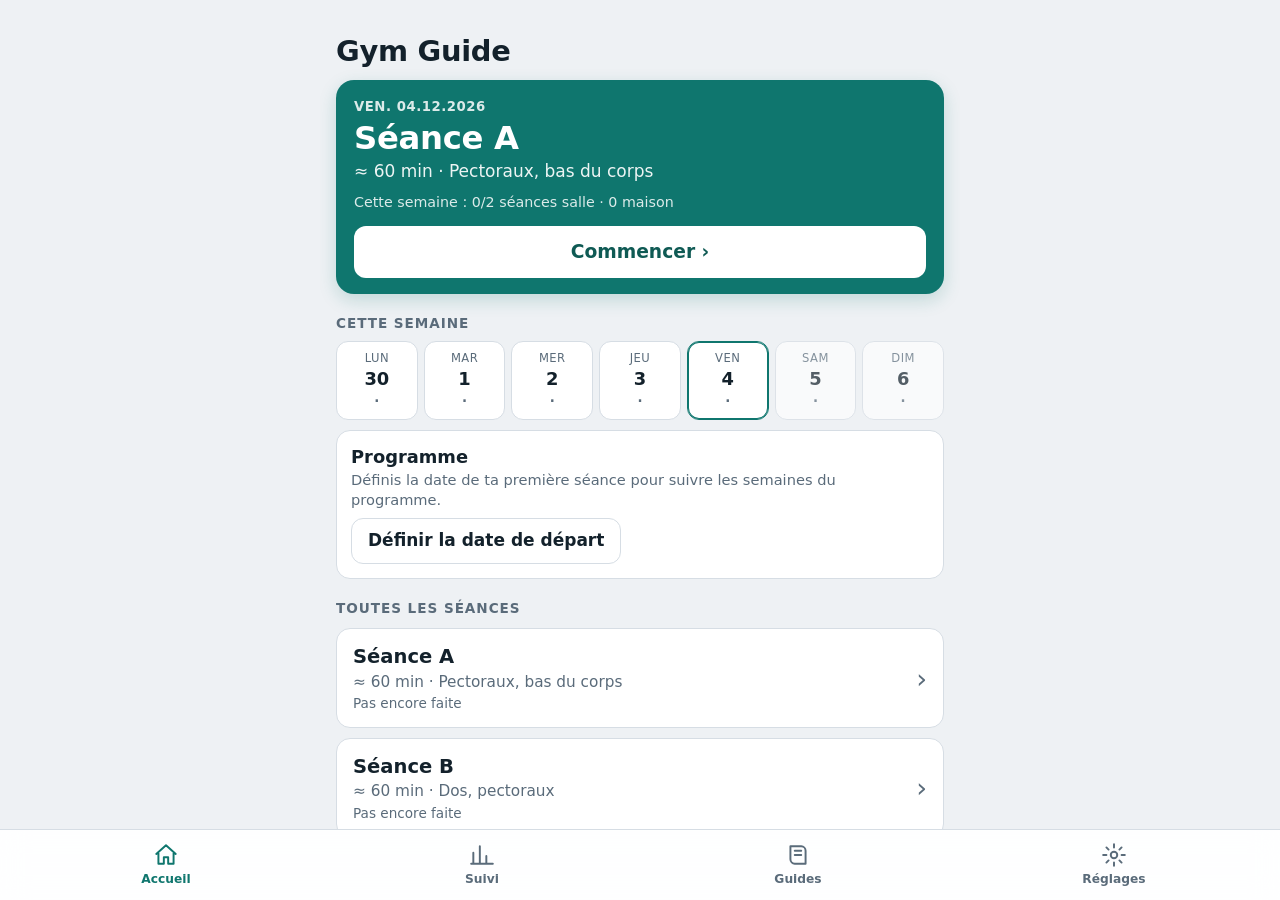
<file: index.html>
<!doctype html>
<html lang="fr-CH">
<head>
<meta charset="utf-8">
<meta name="viewport" content="width=device-width,initial-scale=1,viewport-fit=cover">
<title>Gym Guide</title>
<meta name="apple-mobile-web-app-capable" content="yes">
<meta name="mobile-web-app-capable" content="yes">
<meta name="apple-mobile-web-app-title" content="Gym Guide">
<meta name="apple-mobile-web-app-status-bar-style" content="black-translucent">
<meta name="theme-color" content="#0f766e">
<meta name="color-scheme" content="light dark">
<meta http-equiv="Content-Security-Policy" content="default-src 'self'; script-src 'self'; style-src 'self' 'unsafe-inline'; img-src 'self' data: blob:; media-src 'self' blob: data:; frame-src https://www.youtube-nocookie.com; connect-src 'self'; worker-src 'self'; manifest-src 'self'; object-src 'none'; base-uri 'self'; form-action 'none'">
<meta name="referrer" content="strict-origin-when-cross-origin">
<link rel="manifest" href="manifest.webmanifest">
<link rel="apple-touch-icon" href="icons/apple-touch-icon.png">
<link rel="icon" type="image/png" href="icons/icon-192.png">
<link rel="stylesheet" href="styles.css">
</head>
<body>
<div id="app"></div>
<div id="timer" class="timer" hidden></div>
<nav class="tabbar" id="tabbar" aria-label="Navigation principale"></nav>
<script src="data-ex.js"></script>
<script src="data-sessions.js"></script>
<script src="version.js"></script>
<script src="store.js"></script>
<script src="app.js"></script>
<script src="views.js"></script>
</body>
</html>
</file>
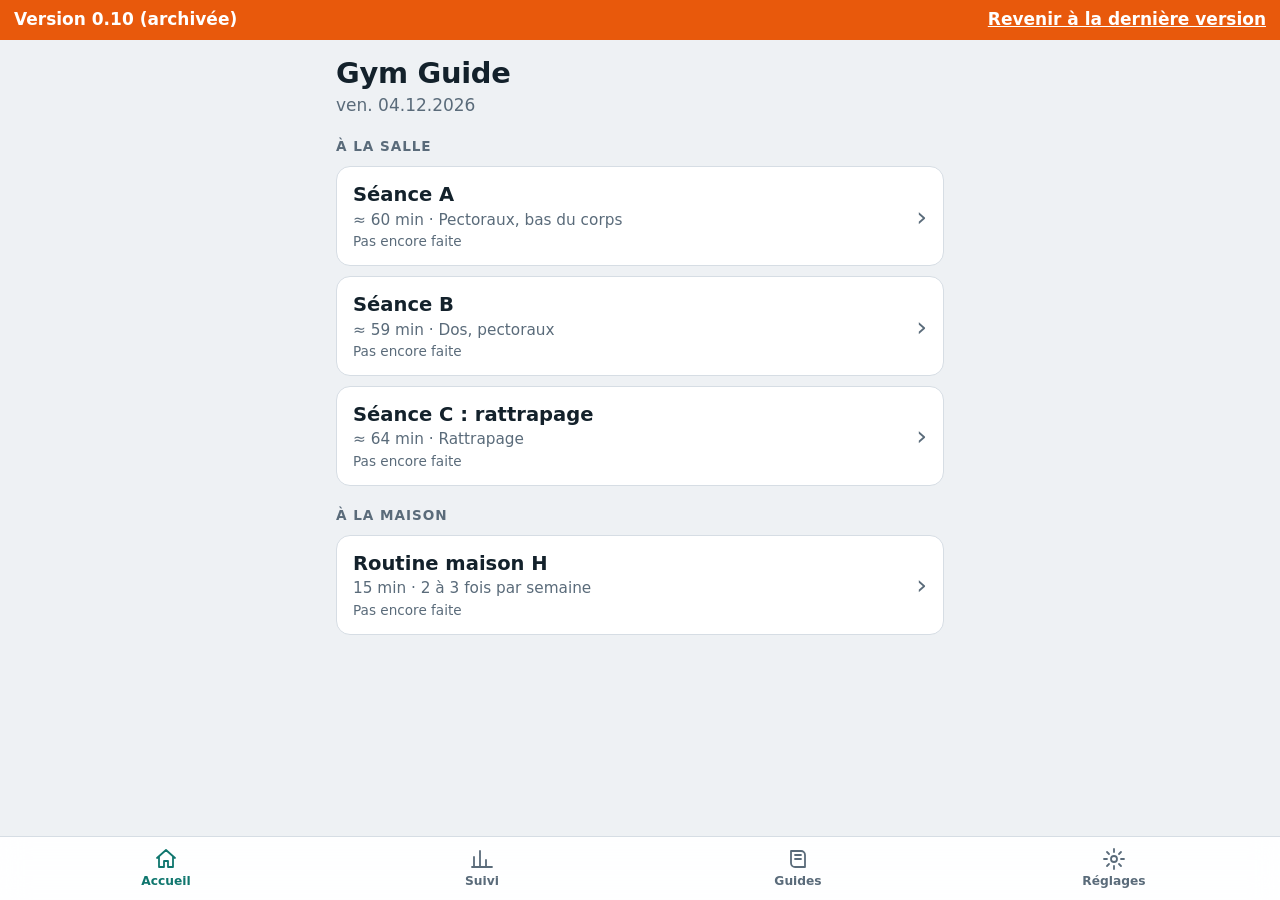
<file: releases/0.10/index.html>
<!doctype html>
<html lang="fr-CH">
<head>
<meta charset="utf-8">
<meta name="viewport" content="width=device-width,initial-scale=1,viewport-fit=cover">
<title>Gym Guide</title>
<meta name="apple-mobile-web-app-capable" content="yes">
<meta name="mobile-web-app-capable" content="yes">
<meta name="apple-mobile-web-app-title" content="Gym Guide">
<meta name="apple-mobile-web-app-status-bar-style" content="black-translucent">
<meta name="theme-color" content="#0f766e">
<meta name="color-scheme" content="light dark">
<link rel="manifest" href="../../manifest.webmanifest">
<link rel="apple-touch-icon" href="../../icons/apple-touch-icon.png">
<link rel="icon" type="image/png" href="../../icons/icon-192.png">
<link rel="stylesheet" href="styles.css">
</head>
<body>
<div id="app"></div>
<nav class="tabbar" id="tabbar" aria-label="Navigation principale"></nav>
<div id="timer" class="timer" hidden></div>
<script src="../archive-banner.js"></script>
<script src="data-ex.js"></script>
<script src="data-sessions.js"></script>
<script src="version.js"></script>
<script src="store.js"></script>
<script src="app.js"></script>
<script src="views.js"></script>
</body>
</html>
</file>
<file: styles.css>
:root{
  --bg:#eef1f4;--card:#fff;--ink:#13212b;--mute:#5a6b7a;--line:#d6dde4;--stage:#f6f8fa;
  --accent:#0f766e;--accent-ink:#fff;--hi:#e8590c;--ok:#15803d;--warn:#b45309;--bad:#b91c1c;--tab:#ffffffee;
  --r:14px;
}
@media (prefers-color-scheme:dark){:root:not([data-theme="light"]){
  --bg:#0d141a;--card:#16212a;--ink:#e8eef2;--mute:#9bafbd;--line:#273540;--stage:#101a21;
  --accent:#3cc6b6;--accent-ink:#06201d;--hi:#ff8a4c;--ok:#4ade80;--warn:#f0a53a;--bad:#f87171;--tab:#111b22ee;color-scheme:dark}}
:root[data-theme="dark"]{--bg:#0d141a;--card:#16212a;--ink:#e8eef2;--mute:#9bafbd;--line:#273540;--stage:#101a21;
  --accent:#3cc6b6;--accent-ink:#06201d;--hi:#ff8a4c;--ok:#4ade80;--warn:#f0a53a;--bad:#f87171;--tab:#111b22ee;color-scheme:dark}
*{box-sizing:border-box;-webkit-tap-highlight-color:transparent}
html,body{margin:0;background:var(--bg);color:var(--ink);font:17px/1.4 -apple-system,BlinkMacSystemFont,"SF Pro Text","Segoe UI",system-ui,sans-serif}
html{height:100%;overflow:hidden}
/* La barre d’onglets fait partie de la mise en page (colonne pleine hauteur) : elle reste en bas de l’écran, que la page soit courte ou longue. */
/* 0.25 : la page ne défile jamais. #app est la zone qui défile ; minuteur et barre d’onglets sont dans la colonne (rien de « fixed » qui puisse se décaler après le clavier ou un défilement). --vvh et --vvt suivent la zone visible (app.js). */
body{position:fixed;left:0;right:0;top:var(--vvt,0px);bottom:auto;height:var(--vvh,100%);padding-top:env(safe-area-inset-top);overflow:hidden;overscroll-behavior:none;display:flex;flex-direction:column}
#app{flex:1 1 0;min-height:0;overflow-y:auto;overflow-x:hidden;-webkit-overflow-scrolling:touch;overscroll-behavior-y:contain;width:100%;max-width:640px;margin:0 auto;padding:30px max(16px,env(safe-area-inset-left)) 28px max(16px,env(safe-area-inset-right))}
h1{font-size:1.7rem;line-height:1.1;margin:6px 0 4px;letter-spacing:-.01em}
h2{font-size:1.25rem;margin:18px 0 8px}
h3{font-size:1.05rem;margin:0}
p{margin:0 0 8px}
.mute{color:var(--mute)}.small{font-size:.86rem}
button{font:inherit;color:inherit}
button,a.btn,input,select{min-height:44px}
.btn{display:inline-flex;align-items:center;justify-content:center;gap:6px;border:1px solid var(--line);background:var(--card);border-radius:12px;padding:10px 16px;font-weight:600;text-decoration:none;color:var(--ink);cursor:pointer}
.btn.primary{background:var(--accent);border-color:var(--accent);color:var(--accent-ink)}
.btn.big{min-height:56px;font-size:1.05rem}
.btn.sm{min-height:36px;padding:6px 12px;font-size:.9rem}
:focus-visible{outline:3px solid var(--hi);outline-offset:2px}
/* bottom tab bar */
.tabbar{position:relative;flex:none;z-index:40;background:var(--tab);backdrop-filter:blur(14px);-webkit-backdrop-filter:blur(14px);
  border-top:1px solid var(--line);display:flex;align-items:center;
  /* 0.27 : barre plus haute, icônes centrées verticalement (même marge en haut et en bas, la marge du bas couvre la barre d’accueil iOS). */
  padding:max(8px,calc(env(safe-area-inset-bottom)*.45)) max(8px,env(safe-area-inset-left)) max(8px,calc(env(safe-area-inset-bottom)*.45)) max(8px,env(safe-area-inset-right))}
.tabbar button{flex:1;border:0;background:none;display:flex;flex-direction:column;align-items:center;justify-content:center;gap:3px;font-size:.72rem;font-weight:600;color:var(--mute);padding:0;min-height:54px}
.tabbar button svg{width:26px;height:26px;stroke:currentColor;fill:none;stroke-width:1.8;stroke-linecap:round;stroke-linejoin:round}
.tabbar button[aria-current="true"]{color:var(--accent)}
/* 0.28 : vue web plus courte que l’écran (iPhone 11 en mode app) : iOS peint lui-même la bande du bas avec la couleur de fond du manifeste.
   La barre prend la même couleur, sans marge de sécurité, pour former un seul bloc avec cette bande, comme les barres d’onglets natives. */
.shortvp .tabbar{background:var(--bg);backdrop-filter:none;-webkit-backdrop-filter:none;padding-top:6px;padding-bottom:2px}
/* segmented scroller */
.seg{display:flex;gap:6px;overflow-x:auto;scrollbar-width:none;margin:10px -16px 4px;padding:2px 16px}
.seg::-webkit-scrollbar{display:none}
.seg button{flex:0 0 auto;border:1px solid var(--line);background:var(--card);border-radius:999px;padding:8px 14px;font-weight:600;font-size:.95rem;min-height:40px}
.seg button[aria-selected="true"]{background:var(--accent);border-color:var(--accent);color:var(--accent-ink)}
/* station list */
.list{display:flex;flex-direction:column;gap:10px;margin-top:10px}
.row{display:flex;align-items:center;gap:12px;background:var(--card);border:1px solid var(--line);border-radius:var(--r);padding:12px 14px;text-align:left;width:100%;cursor:pointer}
.row .num{flex:0 0 34px;height:34px;border-radius:50%;background:var(--stage);border:1px solid var(--line);display:grid;place-items:center;font-weight:700}
.row.done .num{background:var(--ok);border-color:var(--ok);color:#fff}
.row .t{flex:1;min-width:0}
.row .t b{display:block;overflow-wrap:anywhere}
.row .t span{display:block;font-size:.88rem;color:var(--mute)}
.row .sr{font-weight:700;color:var(--accent);white-space:nowrap}
.tag{display:inline-block;font-size:.72rem;font-weight:700;letter-spacing:.04em;border-radius:6px;padding:1px 7px;background:var(--ink);color:var(--bg);margin-right:6px;vertical-align:middle}
/* station */
.top{display:flex;align-items:center;gap:10px;justify-content:space-between;margin-bottom:6px}
.prog{display:flex;gap:4px;margin:2px 0 10px}
.prog i{flex:1;height:5px;border-radius:3px;background:var(--line)}
.prog i.on{background:var(--accent)}.prog i.cur{background:var(--hi)}
.ex-tabs{display:flex;gap:8px;margin:8px 0}
.ex-tabs button{flex:1;border:1px solid var(--line);background:var(--card);border-radius:12px;padding:8px 10px;text-align:left;font-weight:600;line-height:1.2}
.ex-tabs button small{display:block;font-weight:500;color:var(--mute)}
.ex-tabs button[aria-selected="true"]{border-color:var(--accent);box-shadow:inset 0 0 0 2px var(--accent)}
.alts{margin:10px 0 2px}
.chips{display:flex;flex-wrap:wrap;gap:8px;margin-top:6px}
.chip{border:1px solid var(--line);background:var(--card);border-radius:999px;padding:8px 13px;font-weight:600;font-size:.92rem;line-height:1.2;color:inherit}
.chip small{color:var(--mute);font-weight:500;margin-left:6px}
.row .t .alt-hint{font-size:.78rem;color:var(--accent);font-weight:600}
.name-en{font-size:1.5rem;font-weight:800;line-height:1.1;letter-spacing:-.01em}
.name-fr{color:var(--mute);font-style:italic;margin-top:2px}
.video{position:relative;aspect-ratio:16/9;border-radius:var(--r);overflow:hidden;background:linear-gradient(135deg,#17303d,#0f766e);margin:12px 0;display:grid;place-items:center}
.video iframe{position:absolute;inset:0;width:100%;height:100%;border:0}
.video .play{width:64px;height:64px;border-radius:50%;background:#fff;border:0;display:grid;place-items:center}
.video .play::after{content:"";margin-left:5px;border-left:19px solid #0f766e;border-top:12px solid transparent;border-bottom:12px solid transparent}
.vlinks{display:flex;justify-content:space-between;gap:10px;font-size:.86rem;margin:-6px 0 10px}
.vlinks a{color:var(--accent);font-weight:600}
.target{display:flex;justify-content:space-between;align-items:baseline;gap:8px;margin:6px 0}
.target b{font-size:1.9rem;color:var(--accent);font-variant-numeric:tabular-nums}
.sets{display:flex;flex-direction:column;gap:8px;margin:8px 0}
.set{display:grid;grid-template-columns:30px 1fr 1fr 52px;gap:8px;align-items:center}
.set.t1{grid-template-columns:30px 1fr 52px}
.set .n{font-weight:700;color:var(--mute);text-align:center}
.set label{display:block;font-size:.68rem;color:var(--mute);text-transform:uppercase;letter-spacing:.05em;line-height:1}
.set input{width:100%;font-size:1.3rem;font-weight:700;text-align:center;border:1px solid var(--line);border-radius:10px;background:var(--card);color:var(--ink);font-variant-numeric:tabular-nums;padding:4px;min-height:48px}
.set .ok{height:48px;border-radius:12px;border:2px solid var(--line);background:var(--card);font-size:1.4rem;font-weight:800;color:var(--mute)}
.set.done .ok{background:var(--ok);border-color:var(--ok);color:#fff}
.set.done input{opacity:.7}
.last{font-size:.86rem;color:var(--mute);margin:2px 0 4px}
ul.cues{padding-left:1.15em;margin:6px 0;display:flex;flex-direction:column;gap:4px}
.avoid{border-top:1px dashed var(--line);padding-top:8px;margin-top:8px;font-size:.92rem;color:var(--mute)}.avoid b{color:var(--bad)}
.progcard .pc-h{display:flex;justify-content:space-between;align-items:baseline;gap:8px}
.progcard .pc-h b{font-size:1.25rem}
.prog.wk{margin:8px 0 6px}.prog.wk i{height:8px}.prog.wk i.dl{box-shadow:inset 0 0 0 1px var(--mute)}
.ss{display:inline-block;align-self:flex-start;font-size:.7rem;font-weight:800;letter-spacing:.05em;text-transform:uppercase;color:var(--hi);border:1.5px solid var(--hi);border-radius:999px;padding:1px 8px;margin-bottom:3px;line-height:1.5}
.row .t .ss{display:inline-block;width:fit-content;max-width:max-content;align-self:flex-start;color:var(--hi);font-size:.7rem;font-weight:800;margin-bottom:4px}
.ss-bar{display:flex;align-items:center;gap:8px;margin:8px 0}.ss-bar .ss{margin:0}
.fold-b .video{margin:0 0 10px}.fold-b .vlinks{margin:0}
.fold-b textarea{width:100%;min-height:84px;border:1px solid var(--line);border-radius:10px;background:var(--stage);color:var(--ink);padding:8px 10px;font:inherit;font-size:1rem;resize:vertical}
.cfg select{width:100%;min-height:44px;border:1px solid var(--line);border-radius:10px;background:var(--stage);color:var(--ink);padding:8px 10px;font-size:1rem}
.note.deload{border-left:4px solid var(--hi)}
.inline{display:flex;gap:8px;align-items:stretch;flex-wrap:wrap}
.inline input{flex:1 1 180px;min-width:0;border:1px solid var(--line);border-radius:10px;background:var(--stage);color:var(--ink);padding:8px 10px;font-size:.95rem}
.datein{display:block;width:100%;max-width:100%;min-width:0;-webkit-appearance:none;appearance:none;text-align:left;font-family:inherit;border:1px solid var(--line);border-radius:10px;background:var(--stage);color:var(--ink);padding:8px 10px;font-size:1rem}
.note{background:var(--stage);border-radius:10px;padding:8px 10px;font-size:.92rem;margin:8px 0}
.navbtns{display:grid;grid-template-columns:1fr 2fr;gap:10px;margin-top:16px}
/* rest timer */
.timer{flex:none;width:100%;margin:0 auto;max-width:640px;padding:6px max(12px,env(safe-area-inset-left)) 8px}.timer[hidden]{display:none}.kb .tabbar{display:none}
.timer>div{background:var(--ink);color:var(--bg);border-radius:16px;padding:10px 12px;display:flex;align-items:center;gap:10px;box-shadow:0 8px 28px #0006}
.timer .t{font-size:2.1rem;font-weight:800;font-variant-numeric:tabular-nums;min-width:4.2ch}
.timer .lbl{font-size:.78rem;opacity:.75;flex:1;line-height:1.2}
.timer button{border:0;border-radius:10px;background:#ffffff26;color:inherit;font-weight:700;padding:8px 10px;min-height:44px}
.timer.end>div{background:var(--hi);color:#fff}
/* cards, guides, progress, settings */
.card{background:var(--card);border:1px solid var(--line);border-radius:var(--r);padding:14px;margin:10px 0}
.card ul{margin:6px 0 0;padding-left:1.15em;display:flex;flex-direction:column;gap:4px}
.cfg{display:grid;grid-template-columns:1fr;gap:6px;padding:10px 0;border-bottom:1px solid var(--line)}
.cfg input[type=text],.cfg input[type=number]{width:100%;border:1px solid var(--line);border-radius:10px;background:var(--stage);color:var(--ink);padding:8px 10px;font-size:.95rem}
.cfg .l{display:flex;justify-content:space-between;gap:8px;font-weight:600}
.switch{display:flex;justify-content:space-between;align-items:center;gap:12px;padding:8px 0}
.switch input{width:26px;height:26px;accent-color:var(--accent)}
select{font-size:1rem;border:1px solid var(--line);border-radius:10px;background:var(--card);color:var(--ink);padding:6px 10px}
svg.spark{width:100%;height:46px;display:block}
svg.spark polyline{fill:none;stroke:var(--accent);stroke-width:2;stroke-linejoin:round;stroke-linecap:round}
svg.spark circle{fill:var(--hi)}
.toast{position:absolute;left:50%;transform:translateX(-50%);bottom:calc(84px + env(safe-area-inset-bottom));background:var(--ink);color:var(--bg);padding:10px 16px;border-radius:12px;z-index:60;font-weight:600;max-width:90%}
@media (prefers-reduced-motion:no-preference){.video .play{transition:transform .15s}.video .play:active{transform:scale(.94)}}

.timer .t{font-size:2rem;min-width:3.6ch}
.timer>div{gap:8px}
.timer .lbl{min-width:0}
.timer button{padding:8px 11px}
.set input::placeholder{color:var(--mute);opacity:.55;font-weight:500}
/* set rows: labels centred above boxes, number and tick aligned with the inputs */
.sets{gap:16px}
.set{grid-template-columns:34px 1fr 1fr 56px;gap:0 10px;align-items:end}
.set.t1{grid-template-columns:34px 1fr 56px}
.set .n{height:52px;display:grid;place-items:center}
.set label{text-align:center;margin-bottom:6px;font-size:.72rem;letter-spacing:.06em}
.set input{min-height:52px;height:52px}
.set .ok{height:52px;width:56px}
.set.t1>span:not(.n){height:52px;display:grid;place-items:center;font-weight:700}

/* accueil */
h2{color:var(--mute);font-size:.8rem;text-transform:uppercase;letter-spacing:.07em;margin:20px 0 8px}
.home-card{display:flex;align-items:center;gap:12px;width:100%;text-align:left;background:var(--card);border:1px solid var(--line);border-radius:var(--r);padding:14px 16px;cursor:pointer;min-height:76px}
.home-card .hc-t{flex:1;min-width:0;display:flex;flex-direction:column;gap:1px}
.home-card .hc-t b{font-size:1.15rem;overflow-wrap:anywhere}
.home-card .hc-t span{color:var(--mute);font-size:.9rem}
.home-card .hc-t .small{font-size:.8rem}
.home-card .chev{font-size:1.6rem;color:var(--mute);line-height:1}
.home-card:active{border-color:var(--accent)}
.badge{font-weight:800;color:var(--accent);background:var(--stage);border:1px solid var(--line);border-radius:999px;padding:2px 10px;font-size:.9rem}
.badge.ok{background:var(--ok);border-color:var(--ok);color:#fff}
.novid{position:absolute;inset:0;display:flex;flex-direction:column;align-items:center;justify-content:center;gap:6px;color:#fff;text-align:center;padding:12px}
.novid a{color:#fff;font-weight:700}
/* réglages : cases à cocher resserrées, blocs repliables */
.switch{padding:2px 0;min-height:34px}
.switch input{min-height:0;width:24px;height:24px;flex:0 0 auto}
.card h3+.switch{margin-top:4px}
details.fold{padding:0}
details.fold>summary{list-style:none;cursor:pointer;display:flex;align-items:center;justify-content:space-between;gap:10px;padding:14px;min-height:52px}
details.fold>summary::-webkit-details-marker{display:none}
details.fold>summary::after{content:"";flex:0 0 auto;width:9px;height:9px;border-right:2px solid var(--mute);border-bottom:2px solid var(--mute);transform:rotate(45deg);margin:-4px 4px 0 0;transition:transform .15s}
details.fold[open]>summary::after{transform:rotate(-135deg);margin-top:4px}
details.fold>.fold-b,details.fold>ul{padding:0 14px 14px}
details.fold>summary .sm{display:flex;flex-direction:column;flex:1;min-width:0}
details.fold>summary .sr{color:var(--accent);font-weight:700;text-align:right}
details.fold>summary .npv{flex:1 1 0;min-width:0;margin-left:6px;text-align:left;white-space:nowrap;overflow:hidden;text-overflow:ellipsis;color:var(--mute);font-size:.92rem;font-weight:500}
details.fold[open]>summary .npv{display:none}
details.fold>summary:has(.sm)::after{margin-left:2px}
/* suivi */
ul.plain{list-style:none;padding:0;margin:8px 0 0;display:flex;flex-direction:column;gap:10px}
details.fold>ul.plain{padding:0 14px 14px;margin:0}
ul.plain li>div{margin-top:2px}
.lnk{background:none;border:0;padding:4px 0;min-height:36px;font-weight:700;color:var(--accent);text-align:left}
.chart-h{display:flex;flex-direction:column;gap:2px;margin-bottom:4px}
svg.chart,.chart svg{width:100%;height:auto;display:block}
.chart svg text{fill:var(--mute);font-size:9px;font-family:inherit}
.chart svg text.val{fill:var(--ink);font-weight:700;font-size:10px}
.chart svg .grid{stroke:var(--line);stroke-width:1}
.chart svg .line{fill:none;stroke:var(--accent);stroke-width:2;stroke-linejoin:round;stroke-linecap:round}
.chart svg circle{fill:var(--accent)}
.chart svg circle.cur{fill:var(--hi)}
/* version archivée */
.archive-banner{position:sticky;top:0;z-index:70;background:var(--hi);color:#fff;padding:8px 14px;font-weight:700;display:flex;justify-content:space-between;gap:10px;align-items:center}
.archive-banner a{color:#fff;text-decoration:underline}

/* choix de séance */
.edit-tag{font-weight:700;color:var(--accent);font-size:.9rem}
.choices{display:flex;flex-direction:column;gap:12px;margin:18px 0}
.choice{display:flex;flex-direction:column;gap:3px;text-align:left;width:100%;min-height:84px;padding:16px;border-radius:var(--r);border:1px solid var(--line);background:var(--card);cursor:pointer}
.choice b{font-size:1.15rem}.choice span{color:var(--mute);font-size:.92rem}
.choice.primary{background:var(--accent);border-color:var(--accent);color:var(--accent-ink)}
.choice.primary span{color:var(--accent-ink);opacity:.85}
.note.editing{background:var(--hi);color:#fff}

/* sous-bloc repliable (versions précédentes) */
details.sub{margin-top:14px;border-top:1px solid var(--line);padding-top:4px}
details.sub>summary{list-style:none;cursor:pointer;display:flex;justify-content:space-between;align-items:center;min-height:44px;font-weight:700}
details.sub>summary::-webkit-details-marker{display:none}
details.sub>summary::after{content:"";width:9px;height:9px;border-right:2px solid var(--mute);border-bottom:2px solid var(--mute);transform:rotate(45deg);margin:-4px 4px 0 0;transition:transform .15s}
details.sub[open]>summary::after{transform:rotate(-135deg);margin-top:4px}

.sw{position:relative;margin-top:10px;border-radius:var(--r);overflow:hidden}
.list .sw:first-child{margin-top:0}
.sw-bg{position:absolute;inset:0;display:flex;align-items:center;justify-content:flex-start;background:#b3261e;visibility:hidden}
.sw.act .sw-bg{visibility:visible}
.sw-del{height:100%;width:96px;background:#b3261e;color:#fff;border:0;font-weight:700;font-size:.95rem;cursor:pointer}
.sw-front{position:relative;background:var(--bg);transition:transform .18s ease;touch-action:pan-y;will-change:transform}
.sw-front>.home-card,.sw-front>.card{margin:0}
.pr-tag,.home-card .hc-t .pr-tag,.chart-h .pr-tag{color:#fff!important;display:inline-block;vertical-align:middle;margin-left:6px;padding:1px 7px;border-radius:999px;background:var(--hi);color:#fff;font-size:.68rem;font-weight:700;letter-spacing:.02em;line-height:1.5}
.chart svg circle.pr{fill:none;stroke:var(--hi);stroke-width:1.6}
.chart svg rect.dl{fill:var(--accent);opacity:.13}
.chart svg text.dlt{fill:var(--accent);font-size:8px;font-weight:700}
.chart svg line.wk{stroke:var(--mute);stroke-width:1}
.chart svg text.wkt{font-size:8px}
.chart-leg{margin-top:2px}
/* 0.22 Accueil : séance du jour */
.hero{display:flex;flex-direction:column;align-items:flex-start;gap:3px;width:100%;text-align:left;margin-top:12px;padding:18px 18px 16px;border:0;border-radius:calc(var(--r) + 4px);background:var(--accent);color:var(--accent-ink);cursor:pointer;box-shadow:0 6px 18px #0f766e33}
.hero:active{transform:scale(.99)}
.hero>*{flex:none;max-width:100%}
.hero.done{background:var(--card);color:var(--ink);border:1px solid var(--line);box-shadow:none}
.hero-k{font-size:.78rem;font-weight:700;letter-spacing:.04em;text-transform:uppercase;opacity:.85}
.hero-t{font-size:1.9rem;font-weight:800;line-height:1.1;letter-spacing:-.01em;margin-top:2px}
.hero-s{font-size:1rem;opacity:.92}
.hero-w{font-size:.88rem;font-weight:600;margin-top:4px;padding:6px 10px;border-radius:10px;background:#ffffff26}
.hero.done .hero-w{background:var(--stage)}
.hero-n{font-size:.84rem;opacity:.85;margin-top:6px}
.hero .prog.wk{width:100%;margin:8px 0 2px;gap:5px}.hero .prog.wk i{height:8px;background:#ffffff40}
.hero .prog.wk i.full{background:#fff}.hero .prog.wk i.half{background:linear-gradient(90deg,#fff 50%,#ffffff40 50%)}
.hero .prog.wk i.cur{outline:2px solid var(--hi);outline-offset:1px}
.hero.done .prog.wk i{background:var(--line)}.hero.done .prog.wk i.full{background:var(--accent)}.hero.done .prog.wk i.half{background:linear-gradient(90deg,var(--accent) 50%,var(--line) 50%)}
.hero-wk{font-size:.8rem;opacity:.85;margin-top:2px}
.hero-go{align-self:stretch;margin-top:10px;padding:13px;border-radius:12px;background:#fff;color:#0f5a54;font-weight:800;font-size:1.1rem;text-align:center}
.hero.done .hero-go{background:var(--stage);color:var(--ink);border:1px solid var(--line)}
.hero-alt{width:100%;margin-top:8px;min-height:48px}
.wstrip{display:grid;grid-template-columns:repeat(7,1fr);gap:6px}
.wd{display:flex;flex-direction:column;align-items:center;gap:1px;padding:8px 0 7px;border-radius:12px;border:1px solid var(--line);background:var(--card);color:var(--mute)}
.wd small{font-size:.68rem;text-transform:uppercase;letter-spacing:.04em}
.wd b{font-size:1.05rem;color:var(--ink);font-variant-numeric:tabular-nums}
.wd span{font-size:.78rem;font-weight:800;min-height:1.1em;color:var(--mute)}
.wd.fut{opacity:.7}
.wd.today{border-color:var(--accent);box-shadow:inset 0 0 0 1px var(--accent)}
.wd.has{background:var(--accent);border-color:var(--accent);color:var(--accent-ink)}
.wd.has b,.wd.has span{color:var(--accent-ink)}
/* 0.22 Station : prochaine série mise en avant */
.set.cur .n{color:var(--hi)}
.set.cur input{border:2px solid var(--accent)}
.navbtns .btn.ready{box-shadow:0 0 0 3px var(--ok)}
.timer .lbl b{font-weight:700}
.timer .lbl b{display:block;white-space:nowrap;overflow:hidden;text-overflow:ellipsis;font-size:.9rem}
/* 0.23 Suivi : tuiles de synthèse; tuiles glissables sans sélection de texte */
.stats{display:grid;grid-template-columns:1fr 1fr;gap:10px;margin:12px 0 14px}
.stat{display:flex;flex-direction:column;gap:2px;text-align:left;padding:12px 14px;border-radius:var(--r);border:1px solid var(--line);background:var(--card);color:var(--ink);font:inherit;min-width:0}
.stat-k{font-size:.72rem;font-weight:700;letter-spacing:.04em;text-transform:uppercase;color:var(--mute)}
.stat b{font-size:1.55rem;line-height:1.15;font-variant-numeric:tabular-nums;overflow-wrap:anywhere}
.stat-s{font-size:.82rem;color:var(--mute);overflow-wrap:anywhere}
button.stat{cursor:pointer}button.stat:active{border-color:var(--accent)}
.sw-front,.sw-front *{-webkit-user-select:none;user-select:none;-webkit-touch-callout:none}


.fin{display:block;width:100%;max-width:100%;border:1px solid var(--line);border-radius:10px;background:var(--stage);color:var(--ink);padding:8px 10px;font-family:inherit;font-size:.95rem}
.inline input{font-family:inherit}

/* 0.25 Étirements : tuiles illustrées */
.sgrid{display:grid;grid-template-columns:1fr 1fr;gap:10px;margin:12px 0}
.stile{position:relative;display:flex;flex-direction:column;gap:2px;padding:0 0 10px;border:1px solid var(--line);border-top:5px solid var(--c);border-radius:var(--r);background:var(--card);overflow:hidden}
@supports (background:color-mix(in srgb,red 10%,white)){.stile{background:color-mix(in srgb,var(--c) 9%,var(--card))}}
.stile.done{opacity:.62}
.sn{position:absolute;top:6px;left:6px;width:24px;height:24px;border-radius:50%;background:var(--c);color:#fff;font-weight:800;font-size:.85rem;display:grid;place-items:center;z-index:1}
.sck{position:absolute;top:2px;right:2px;width:44px;height:44px;min-height:44px;border:0;background:none;z-index:1;padding:0}
.sck::before{content:"✓";display:grid;place-items:center;width:28px;height:28px;margin:8px auto 0;border-radius:50%;border:2px solid var(--line);background:var(--card);color:transparent;font-weight:800;font-size:.95rem}
.sck[aria-pressed="true"]::before{background:var(--ok);border-color:var(--ok);color:#fff}
.sname{font-weight:800;font-size:1rem;line-height:1.15;padding:0 10px;margin-top:8px}
.sfr{font-size:.84rem;font-style:italic;color:var(--mute);padding:0 10px}
.zone{display:inline-block;margin:4px 10px 0;padding:2px 9px;border-radius:999px;background:var(--c);color:#fff;font-size:.76rem;font-weight:700}
.shold{margin:6px 10px 0;min-height:44px;border:0;border-radius:12px;background:var(--ink);color:var(--bg);font-weight:800;font-size:1.05rem}
.shold small{font-weight:600;opacity:.8;font-size:.78rem}
.scue{margin:6px 10px 0;font-size:.82rem;line-height:1.3;color:var(--mute)}
.timer button{background:#80808033;padding:8px 9px}
.timer .t{font-size:1.85rem;min-width:3.4ch}
.timer.end button{background:#ffffff33}

/* 0.26 : photos des étirements (deux images qui alternent), minuteurs */
.simg{position:relative;aspect-ratio:3/2;overflow:hidden;background:var(--stage);border-bottom:1px solid var(--line)}
.simg img{position:absolute;inset:0;width:100%;height:100%;object-fit:cover;display:block}
.simg img+img{animation:sfade 2.8s ease-in-out infinite alternate}
@keyframes sfade{0%,30%{opacity:0}70%,100%{opacity:1}}
@media (prefers-reduced-motion:reduce){.simg img+img{animation:none;opacity:0}}
.stile{padding-bottom:10px}
.sn{top:8px;left:8px;box-shadow:0 1px 4px #0005}
.sck::before{box-shadow:0 1px 4px #0004}
.set .go{height:48px;border-radius:12px;border:0;background:var(--ink);color:var(--bg);font-size:1.2rem;font-weight:800}
.durcard{display:flex;align-items:center;gap:8px;margin:6px 0 10px;flex-wrap:wrap}
.durcard b{font-size:1.5rem;font-variant-numeric:tabular-nums;min-width:3.4ch;text-align:center}
.durcard .dgo{margin:0;padding:0 16px;flex:1;min-width:110px}
</file>
<file: releases/0.10/styles.css>
:root{
  --bg:#eef1f4;--card:#fff;--ink:#13212b;--mute:#5a6b7a;--line:#d6dde4;--stage:#f6f8fa;
  --accent:#0f766e;--accent-ink:#fff;--hi:#e8590c;--ok:#15803d;--warn:#b45309;--bad:#b91c1c;--tab:#ffffffee;
  --r:14px;
}
@media (prefers-color-scheme:dark){:root:not([data-theme="light"]){
  --bg:#0d141a;--card:#16212a;--ink:#e8eef2;--mute:#9bafbd;--line:#273540;--stage:#101a21;
  --accent:#3cc6b6;--accent-ink:#06201d;--hi:#ff8a4c;--ok:#4ade80;--warn:#f0a53a;--bad:#f87171;--tab:#111b22ee;color-scheme:dark}}
:root[data-theme="dark"]{--bg:#0d141a;--card:#16212a;--ink:#e8eef2;--mute:#9bafbd;--line:#273540;--stage:#101a21;
  --accent:#3cc6b6;--accent-ink:#06201d;--hi:#ff8a4c;--ok:#4ade80;--warn:#f0a53a;--bad:#f87171;--tab:#111b22ee;color-scheme:dark}
*{box-sizing:border-box;-webkit-tap-highlight-color:transparent}
html,body{margin:0;background:var(--bg);color:var(--ink);font:17px/1.4 -apple-system,BlinkMacSystemFont,"SF Pro Text","Segoe UI",system-ui,sans-serif}
body{padding-top:env(safe-area-inset-top);overscroll-behavior-y:none}
#app{max-width:640px;margin:0 auto;padding:12px max(16px,env(safe-area-inset-left)) calc(96px + env(safe-area-inset-bottom)) max(16px,env(safe-area-inset-right))}
h1{font-size:1.7rem;line-height:1.1;margin:6px 0 4px;letter-spacing:-.01em}
h2{font-size:1.25rem;margin:18px 0 8px}
h3{font-size:1.05rem;margin:0}
p{margin:0 0 8px}
.mute{color:var(--mute)}.small{font-size:.86rem}
button{font:inherit;color:inherit}
button,a.btn,input,select{min-height:44px}
.btn{display:inline-flex;align-items:center;justify-content:center;gap:6px;border:1px solid var(--line);background:var(--card);border-radius:12px;padding:10px 16px;font-weight:600;text-decoration:none;color:var(--ink);cursor:pointer}
.btn.primary{background:var(--accent);border-color:var(--accent);color:var(--accent-ink)}
.btn.big{min-height:56px;font-size:1.05rem}
.btn.sm{min-height:36px;padding:6px 12px;font-size:.9rem}
:focus-visible{outline:3px solid var(--hi);outline-offset:2px}
/* bottom tab bar */
.tabbar{position:fixed;left:0;right:0;bottom:0;z-index:40;background:var(--tab);backdrop-filter:blur(14px);-webkit-backdrop-filter:blur(14px);
  border-top:1px solid var(--line);display:flex;padding:6px max(8px,env(safe-area-inset-left)) calc(6px + env(safe-area-inset-bottom)) max(8px,env(safe-area-inset-right))}
.tabbar button{flex:1;border:0;background:none;display:flex;flex-direction:column;align-items:center;gap:2px;font-size:.72rem;font-weight:600;color:var(--mute);padding:4px 0;min-height:48px}
.tabbar button svg{width:24px;height:24px;stroke:currentColor;fill:none;stroke-width:1.8;stroke-linecap:round;stroke-linejoin:round}
.tabbar button[aria-current="true"]{color:var(--accent)}
/* segmented scroller */
.seg{display:flex;gap:6px;overflow-x:auto;scrollbar-width:none;margin:10px -16px 4px;padding:2px 16px}
.seg::-webkit-scrollbar{display:none}
.seg button{flex:0 0 auto;border:1px solid var(--line);background:var(--card);border-radius:999px;padding:8px 14px;font-weight:600;font-size:.95rem;min-height:40px}
.seg button[aria-selected="true"]{background:var(--accent);border-color:var(--accent);color:var(--accent-ink)}
/* station list */
.list{display:flex;flex-direction:column;gap:10px;margin-top:10px}
.row{display:flex;align-items:center;gap:12px;background:var(--card);border:1px solid var(--line);border-radius:var(--r);padding:12px 14px;text-align:left;width:100%;cursor:pointer}
.row .num{flex:0 0 34px;height:34px;border-radius:50%;background:var(--stage);border:1px solid var(--line);display:grid;place-items:center;font-weight:700}
.row.done .num{background:var(--ok);border-color:var(--ok);color:#fff}
.row .t{flex:1;min-width:0}
.row .t b{display:block;overflow-wrap:anywhere}
.row .t span{display:block;font-size:.88rem;color:var(--mute)}
.row .sr{font-weight:700;color:var(--accent);white-space:nowrap}
.tag{display:inline-block;font-size:.72rem;font-weight:700;letter-spacing:.04em;border-radius:6px;padding:1px 7px;background:var(--ink);color:var(--bg);margin-right:6px;vertical-align:middle}
/* station */
.top{display:flex;align-items:center;gap:10px;justify-content:space-between;margin-bottom:6px}
.prog{display:flex;gap:4px;margin:2px 0 10px}
.prog i{flex:1;height:5px;border-radius:3px;background:var(--line)}
.prog i.on{background:var(--accent)}.prog i.cur{background:var(--hi)}
.ex-tabs{display:flex;gap:8px;margin:8px 0}
.ex-tabs button{flex:1;border:1px solid var(--line);background:var(--card);border-radius:12px;padding:8px 10px;text-align:left;font-weight:600;line-height:1.2}
.ex-tabs button small{display:block;font-weight:500;color:var(--mute)}
.ex-tabs button[aria-selected="true"]{border-color:var(--accent);box-shadow:inset 0 0 0 2px var(--accent)}
.name-en{font-size:1.5rem;font-weight:800;line-height:1.1;letter-spacing:-.01em}
.name-fr{color:var(--mute);font-style:italic;margin-top:2px}
.video{position:relative;aspect-ratio:16/9;border-radius:var(--r);overflow:hidden;background:linear-gradient(135deg,#17303d,#0f766e);margin:12px 0;display:grid;place-items:center}
.video iframe{position:absolute;inset:0;width:100%;height:100%;border:0}
.video .play{width:64px;height:64px;border-radius:50%;background:#fff;border:0;display:grid;place-items:center}
.video .play::after{content:"";margin-left:5px;border-left:19px solid #0f766e;border-top:12px solid transparent;border-bottom:12px solid transparent}
.vlinks{display:flex;justify-content:space-between;gap:10px;font-size:.86rem;margin:-6px 0 10px}
.vlinks a{color:var(--accent);font-weight:600}
.target{display:flex;justify-content:space-between;align-items:baseline;gap:8px;margin:6px 0}
.target b{font-size:1.9rem;color:var(--accent);font-variant-numeric:tabular-nums}
.sets{display:flex;flex-direction:column;gap:8px;margin:8px 0}
.set{display:grid;grid-template-columns:30px 1fr 1fr 52px;gap:8px;align-items:center}
.set.t1{grid-template-columns:30px 1fr 52px}
.set .n{font-weight:700;color:var(--mute);text-align:center}
.set label{display:block;font-size:.68rem;color:var(--mute);text-transform:uppercase;letter-spacing:.05em;line-height:1}
.set input{width:100%;font-size:1.3rem;font-weight:700;text-align:center;border:1px solid var(--line);border-radius:10px;background:var(--card);color:var(--ink);font-variant-numeric:tabular-nums;padding:4px;min-height:48px}
.set .ok{height:48px;border-radius:12px;border:2px solid var(--line);background:var(--card);font-size:1.4rem;font-weight:800;color:var(--mute)}
.set.done .ok{background:var(--ok);border-color:var(--ok);color:#fff}
.set.done input{opacity:.7}
.last{font-size:.86rem;color:var(--mute);margin:2px 0 4px}
ul.cues{padding-left:1.15em;margin:6px 0;display:flex;flex-direction:column;gap:4px}
.avoid{border-top:1px dashed var(--line);padding-top:8px;margin-top:8px;font-size:.92rem;color:var(--mute)}.avoid b{color:var(--bad)}
.note{background:var(--stage);border-radius:10px;padding:8px 10px;font-size:.92rem;margin:8px 0}
.navbtns{display:grid;grid-template-columns:1fr 2fr;gap:10px;margin-top:16px}
/* rest timer */
.timer{position:fixed;left:0;right:0;bottom:calc(62px + env(safe-area-inset-bottom));z-index:45;margin:0 auto;max-width:640px;padding:0 max(12px,env(safe-area-inset-left))}
.timer>div{background:var(--ink);color:var(--bg);border-radius:16px;padding:10px 12px;display:flex;align-items:center;gap:10px;box-shadow:0 8px 28px #0006}
.timer .t{font-size:2.1rem;font-weight:800;font-variant-numeric:tabular-nums;min-width:4.2ch}
.timer .lbl{font-size:.78rem;opacity:.75;flex:1;line-height:1.2}
.timer button{border:0;border-radius:10px;background:#ffffff26;color:inherit;font-weight:700;padding:8px 10px;min-height:44px}
.timer.end>div{background:var(--hi);color:#fff}
/* cards, guides, progress, settings */
.card{background:var(--card);border:1px solid var(--line);border-radius:var(--r);padding:14px;margin:10px 0}
.card ul{margin:6px 0 0;padding-left:1.15em;display:flex;flex-direction:column;gap:4px}
.cfg{display:grid;grid-template-columns:1fr;gap:6px;padding:10px 0;border-bottom:1px solid var(--line)}
.cfg input[type=text]{width:100%;border:1px solid var(--line);border-radius:10px;background:var(--stage);color:var(--ink);padding:8px 10px;font-size:.95rem}
.cfg .l{display:flex;justify-content:space-between;gap:8px;font-weight:600}
.switch{display:flex;justify-content:space-between;align-items:center;gap:12px;padding:8px 0}
.switch input{width:26px;height:26px;accent-color:var(--accent)}
select{font-size:1rem;border:1px solid var(--line);border-radius:10px;background:var(--card);color:var(--ink);padding:6px 10px}
svg.spark{width:100%;height:46px;display:block}
svg.spark polyline{fill:none;stroke:var(--accent);stroke-width:2;stroke-linejoin:round;stroke-linecap:round}
svg.spark circle{fill:var(--hi)}
.toast{position:fixed;left:50%;transform:translateX(-50%);bottom:calc(76px + env(safe-area-inset-bottom));background:var(--ink);color:var(--bg);padding:10px 16px;border-radius:12px;z-index:60;font-weight:600;max-width:90%}
@media (prefers-reduced-motion:no-preference){.video .play{transition:transform .15s}.video .play:active{transform:scale(.94)}}

.hastimer #app{padding-bottom:calc(170px + env(safe-area-inset-bottom))}
.timer .t{font-size:2rem;min-width:3.6ch}
.timer>div{gap:8px}
.timer .lbl{min-width:0}
.timer button{padding:8px 11px}
.set input::placeholder{color:var(--mute);opacity:.55;font-weight:500}
/* set rows: labels centred above boxes, number and tick aligned with the inputs */
.sets{gap:16px}
.set{grid-template-columns:34px 1fr 1fr 56px;gap:0 10px;align-items:end}
.set.t1{grid-template-columns:34px 1fr 56px}
.set .n{height:52px;display:grid;place-items:center}
.set label{text-align:center;margin-bottom:6px;font-size:.72rem;letter-spacing:.06em}
.set input{min-height:52px;height:52px}
.set .ok{height:52px;width:56px}
.set.t1>span:not(.n){height:52px;display:grid;place-items:center;font-weight:700}

/* accueil */
h2{color:var(--mute);font-size:.8rem;text-transform:uppercase;letter-spacing:.07em;margin:20px 0 8px}
.home-card{display:flex;align-items:center;gap:12px;width:100%;text-align:left;background:var(--card);border:1px solid var(--line);border-radius:var(--r);padding:14px 16px;cursor:pointer;min-height:76px}
.home-card .hc-t{flex:1;min-width:0;display:flex;flex-direction:column;gap:1px}
.home-card .hc-t b{font-size:1.15rem;overflow-wrap:anywhere}
.home-card .hc-t span{color:var(--mute);font-size:.9rem}
.home-card .hc-t .small{font-size:.8rem}
.home-card .chev{font-size:1.6rem;color:var(--mute);line-height:1}
.home-card:active{border-color:var(--accent)}
.badge{font-weight:800;color:var(--accent);background:var(--stage);border:1px solid var(--line);border-radius:999px;padding:2px 10px;font-size:.9rem}
.badge.ok{background:var(--ok);border-color:var(--ok);color:#fff}
.novid{position:absolute;inset:0;display:flex;flex-direction:column;align-items:center;justify-content:center;gap:6px;color:#fff;text-align:center;padding:12px}
.novid a{color:#fff;font-weight:700}
/* réglages : cases à cocher resserrées, blocs repliables */
.switch{padding:2px 0;min-height:34px}
.switch input{min-height:0;width:24px;height:24px;flex:0 0 auto}
.card h3+.switch{margin-top:4px}
details.fold{padding:0}
details.fold>summary{list-style:none;cursor:pointer;display:flex;align-items:center;justify-content:space-between;gap:10px;padding:14px;min-height:52px}
details.fold>summary::-webkit-details-marker{display:none}
details.fold>summary::after{content:"";flex:0 0 auto;width:9px;height:9px;border-right:2px solid var(--mute);border-bottom:2px solid var(--mute);transform:rotate(45deg);margin:-4px 4px 0 0;transition:transform .15s}
details.fold[open]>summary::after{transform:rotate(-135deg);margin-top:4px}
details.fold>.fold-b,details.fold>ul{padding:0 14px 14px}
details.fold>summary .sm{display:flex;flex-direction:column;flex:1;min-width:0}
details.fold>summary .sr{color:var(--accent);font-weight:700;text-align:right}
details.fold>summary:has(.sm)::after{margin-left:2px}
/* suivi */
ul.plain{list-style:none;padding:0;margin:8px 0 0;display:flex;flex-direction:column;gap:10px}
details.fold>ul.plain{padding:0 14px 14px;margin:0}
ul.plain li>div{margin-top:2px}
.lnk{background:none;border:0;padding:4px 0;min-height:36px;font-weight:700;color:var(--accent);text-align:left}
.chart-h{display:flex;flex-direction:column;gap:2px;margin-bottom:4px}
svg.chart,.chart svg{width:100%;height:auto;display:block}
.chart svg text{fill:var(--mute);font-size:9px;font-family:inherit}
.chart svg text.val{fill:var(--ink);font-weight:700;font-size:10px}
.chart svg .grid{stroke:var(--line);stroke-width:1}
.chart svg .line{fill:none;stroke:var(--accent);stroke-width:2;stroke-linejoin:round;stroke-linecap:round}
.chart svg circle{fill:var(--accent)}
.chart svg circle.cur{fill:var(--hi)}
/* version archivée */
.archive-banner{position:sticky;top:0;z-index:70;background:var(--hi);color:#fff;padding:8px 14px;font-weight:700;display:flex;justify-content:space-between;gap:10px;align-items:center}
.archive-banner a{color:#fff;text-decoration:underline}

/* choix de séance */
.edit-tag{font-weight:700;color:var(--accent);font-size:.9rem}
.choices{display:flex;flex-direction:column;gap:12px;margin:18px 0}
.choice{display:flex;flex-direction:column;gap:3px;text-align:left;width:100%;min-height:84px;padding:16px;border-radius:var(--r);border:1px solid var(--line);background:var(--card);cursor:pointer}
.choice b{font-size:1.15rem}.choice span{color:var(--mute);font-size:.92rem}
.choice.primary{background:var(--accent);border-color:var(--accent);color:var(--accent-ink)}
.choice.primary span{color:var(--accent-ink);opacity:.85}
.note.editing{background:var(--hi);color:#fff}
</file>
